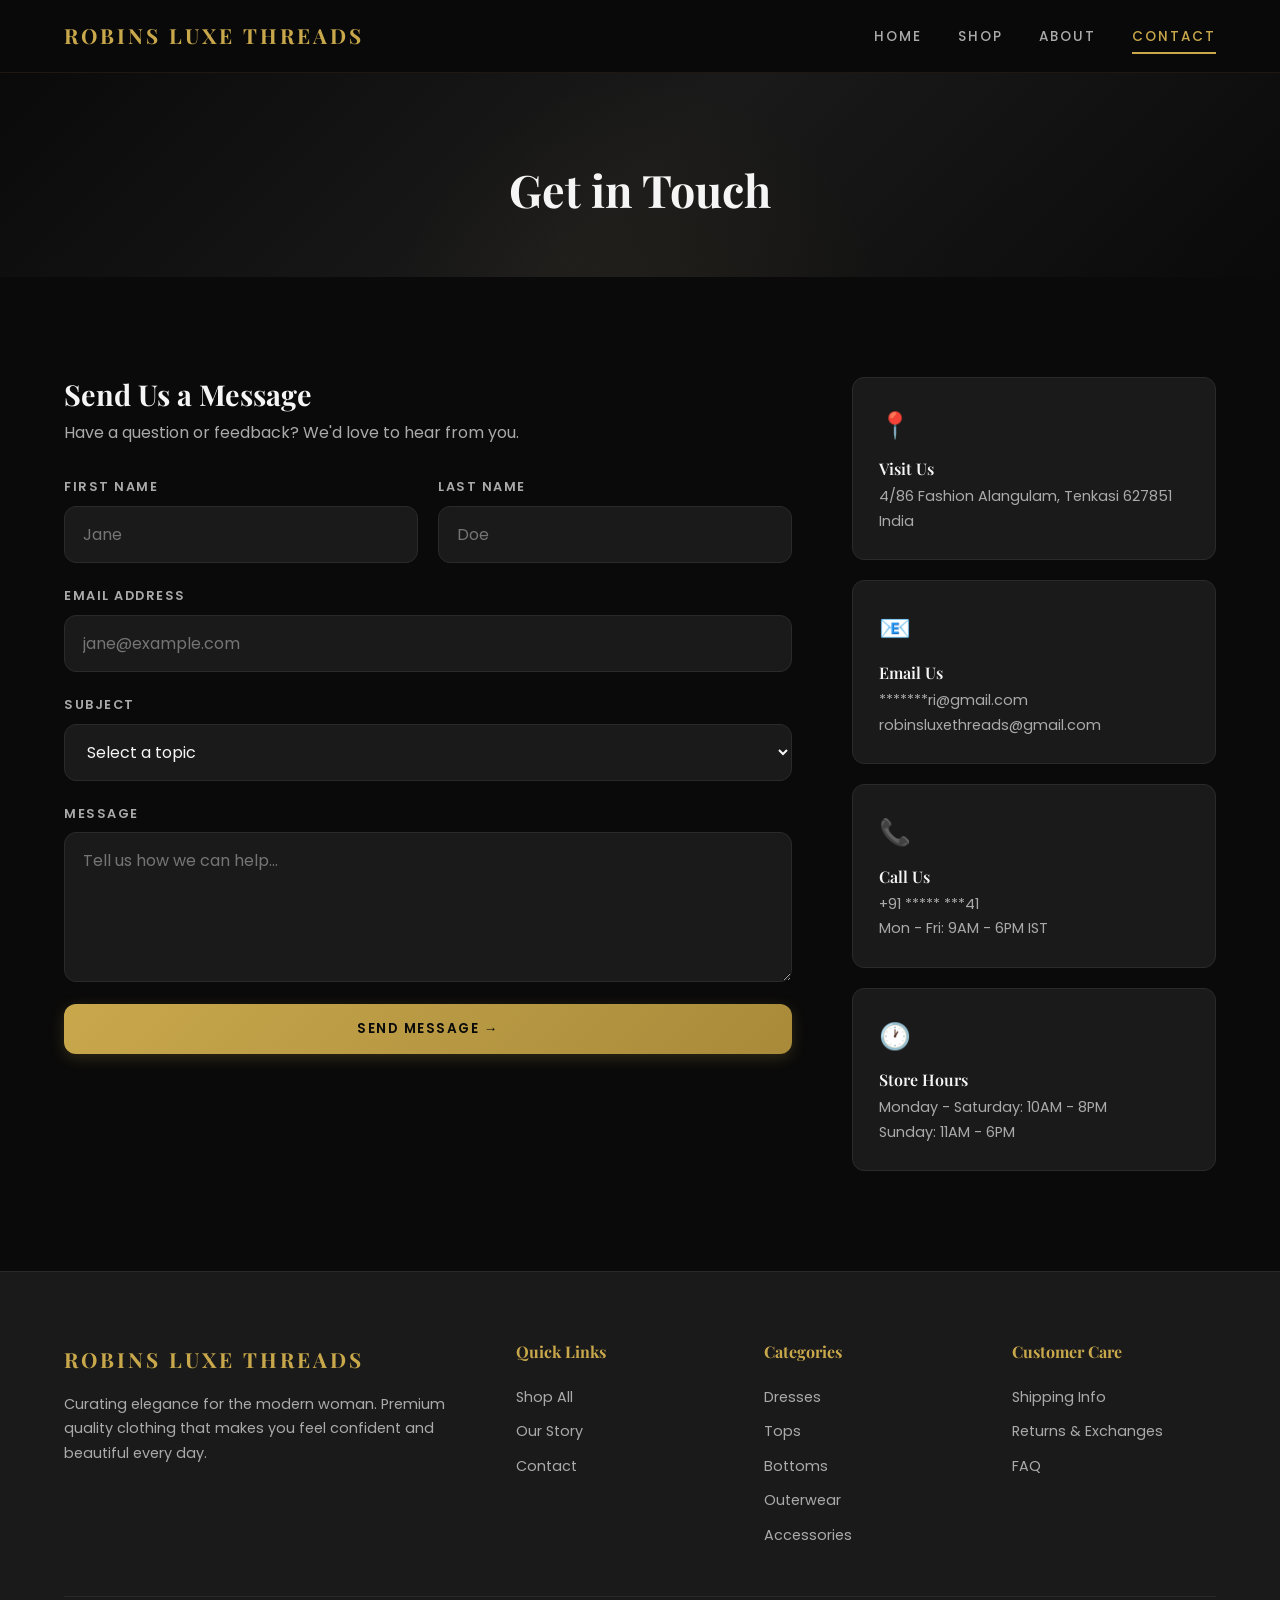
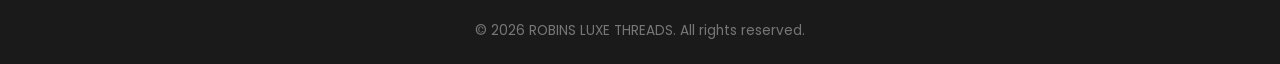
<file: contact.html>
<!DOCTYPE html>
<html lang="en">
<head>
  <meta charset="UTF-8">
  <meta name="viewport" content="width=device-width, initial-scale=1.0">
  <title>Contact - Robins Luxe Threads</title>
  <link href="https://fonts.googleapis.com/css2?family=Playfair+Display:wght@400;700&family=Poppins:wght@300;400;500;600;700&display=swap" rel="stylesheet">
  <link rel="stylesheet" href="css/style.css">
</head>
<body>

  <nav class="navbar">
    <div class="container">
      <a href="index.html" class="navbar__logo"></a>
      <ul class="navbar__links" id="navLinks"></ul>
      <div class="navbar__toggle" id="navToggle" onclick="toggleNav()">
        <span></span><span></span><span></span>
      </div>
    </div>
  </nav>

  <div class="page-banner">
    <h1 class="page-banner__title" id="contactTitle"></h1>
  </div>

  <section class="section">
    <div class="container">
      <div class="contact-layout fade-in">
        <div>
          <h2 style="font-family:'Playfair Display',serif;font-size:1.8rem;margin-bottom:8px;" id="formTitle"></h2>
          <p style="color:var(--text-secondary);margin-bottom:30px;" id="formDesc"></p>
          <form class="contact-form" onsubmit="submitContact(event)">
            <div style="display:grid;grid-template-columns:1fr 1fr;gap:20px;">
              <div class="form-group">
                <label>First Name</label>
                <input type="text" id="cfFirstName" placeholder="Jane" required>
              </div>
              <div class="form-group">
                <label>Last Name</label>
                <input type="text" id="cfLastName" placeholder="Doe" required>
              </div>
            </div>
            <div class="form-group">
              <label>Email Address</label>
              <input type="email" id="cfEmail" placeholder="jane@example.com" required>
            </div>
            <div class="form-group">
              <label>Subject</label>
              <select id="cfSubject" required></select>
            </div>
            <div class="form-group">
              <label>Message</label>
              <textarea id="cfMessage" placeholder="Tell us how we can help..." required></textarea>
            </div>
            <button type="submit" class="btn btn--primary" id="cfSubmitBtn"></button>
          </form>
        </div>

        <div class="contact-info" id="contactCards"></div>
      </div>
    </div>
  </section>

  <footer class="footer">
    <div class="container">
      <div class="footer__grid">
        <div>
          <a href="index.html" class="navbar__logo"></a>
          <p class="footer__brand-desc"></p>
        </div>
        <div>
          <h4 class="footer__title">Quick Links</h4>
          <div class="footer__links" id="footerQuickLinks"></div>
        </div>
        <div>
          <h4 class="footer__title">Categories</h4>
          <div class="footer__links" id="footerCategories"></div>
        </div>
        <div>
          <h4 class="footer__title">Customer Care</h4>
          <div class="footer__links" id="footerCustomerCare"></div>
        </div>
      </div>
      <div class="footer__bottom"></div>
    </div>
  </footer>

  <div class="toast" id="toast"></div>
  <script src="js/main.js"></script>
  <script>
    function submitContact(e) {
      e.preventDefault();

      const formAction = cfg('googleForms.contact.formAction', '');
      const fieldMap = cfg('googleForms.contact.fields', {});

      if (!formAction || !fieldMap.firstName) {
        showToast('Contact form not configured yet.');
        return;
      }

      const btn = document.getElementById('cfSubmitBtn');
      const origText = btn.textContent;
      btn.textContent = 'SENDING...';
      btn.style.pointerEvents = 'none';

      let iframe = document.getElementById('cf-iframe');
      if (!iframe) {
        iframe = document.createElement('iframe');
        iframe.id = 'cf-iframe';
        iframe.name = 'cf-iframe';
        iframe.style.display = 'none';
        document.body.appendChild(iframe);
      }

      const form = document.createElement('form');
      form.method = 'POST';
      form.action = formAction;
      form.target = 'cf-iframe';

      const fields = {};
      fields[fieldMap.firstName] = document.getElementById('cfFirstName').value;
      fields[fieldMap.lastName] = document.getElementById('cfLastName').value;
      fields[fieldMap.email] = document.getElementById('cfEmail').value;
      fields[fieldMap.subject] = document.getElementById('cfSubject').value;
      fields[fieldMap.message] = document.getElementById('cfMessage').value;

      Object.entries(fields).forEach(([name, value]) => {
        const input = document.createElement('input');
        input.type = 'hidden';
        input.name = name;
        input.value = value;
        form.appendChild(input);
      });

      document.body.appendChild(form);
      form.submit();
      document.body.removeChild(form);

      setTimeout(() => {
        showToast('Message sent successfully!');
        e.target.reset();
        btn.textContent = 'SENT ✓';
        setTimeout(() => {
          btn.textContent = origText;
          btn.style.pointerEvents = 'auto';
        }, 3000);
      }, 1000);
    }

    document.addEventListener('DOMContentLoaded', () => {
      loadConfig().then(() => {
        renderNav();

        // UI labels
        document.getElementById('contactTitle').textContent = cfg('ui.contactPage.title', 'Get in Touch');
        document.getElementById('formTitle').textContent = cfg('ui.contactPage.formTitle', 'Send Us a Message');
        document.getElementById('formDesc').textContent = cfg('ui.contactPage.formDesc', 'Have a question or feedback?');
        document.getElementById('cfSubmitBtn').textContent = cfg('ui.contactPage.sendBtn', 'Send Message →');

        // Subject dropdown from config
        const subjects = cfg('ui.contactPage.subjects', ['Order Inquiry', 'Shipping & Delivery', 'Returns & Exchanges', 'Product Question', 'General Feedback']);
        document.getElementById('cfSubject').innerHTML = '<option value="">Select a topic</option>' + subjects.map(s => `<option>${s}</option>`).join('');

        // Contact cards
        const cards = document.getElementById('contactCards');
        const address = cfg('contact.address', '').replace(/\n/g, '<br>');
        const email = cfg('contact.email', '');
        const supportEmail = cfg('contact.supportEmail', '');
        const phone = cfg('contact.phone', '');
        const phoneHours = cfg('contact.phoneHours', '');
        const storeHours = cfg('contact.storeHours', '').replace(/\n/g, '<br>');

        cards.innerHTML = `
          <div class="contact-info__card">
            <div class="contact-info__card-icon">📍</div>
            <h3 class="contact-info__card-title">Visit Us</h3>
            <p class="contact-info__card-text">${address}</p>
          </div>
          <div class="contact-info__card">
            <div class="contact-info__card-icon">📧</div>
            <h3 class="contact-info__card-title">Email Us</h3>
            <p class="contact-info__card-text">${email}${supportEmail ? '<br>' + supportEmail : ''}</p>
          </div>
          <div class="contact-info__card">
            <div class="contact-info__card-icon">📞</div>
            <h3 class="contact-info__card-title">Call Us</h3>
            <p class="contact-info__card-text">${phone}<br>${phoneHours}</p>
          </div>
          <div class="contact-info__card">
            <div class="contact-info__card-icon">🕐</div>
            <h3 class="contact-info__card-title">Store Hours</h3>
            <p class="contact-info__card-text">${storeHours}</p>
          </div>
        `;

        renderFooter();
        applyBranding();
      });
    });
  </script>
</body>
</html>
</file>
<file: css/style.css>
/* ===== RESET & BASE ===== */
*, *::before, *::after { margin: 0; padding: 0; box-sizing: border-box; }

:root {
  --bg-primary: #0a0a0a;
  --bg-card: #1a1a1a;
  --bg-card-hover: #222222;
  --gold: #c9a84c;
  --gold-light: #d4b96a;
  --gold-dark: #a88a3a;
  --text-primary: #f5f5f5;
  --text-secondary: #aaaaaa;
  --text-muted: #777777;
  --border: #2a2a2a;
  --danger: #e74c3c;
  --success: #2ecc71;
  --radius: 12px;
  --shadow: 0 8px 32px rgba(0,0,0,0.4);
  --shadow-gold: 0 8px 30px rgba(201,168,76,0.2);
  --transition: all 0.3s cubic-bezier(0.4, 0, 0.2, 1);
}

html { scroll-behavior: smooth; font-size: 16px; }

body {
  font-family: 'Poppins', sans-serif;
  background: var(--bg-primary);
  color: var(--text-primary);
  line-height: 1.7;
  min-height: 100vh;
  display: flex;
  flex-direction: column;
  overflow-x: hidden;
}

a { text-decoration: none; color: inherit; transition: var(--transition); }
ul { list-style: none; }
img { max-width: 100%; display: block; }
button, input, textarea, select {
  font-family: inherit;
  font-size: inherit;
  border: none;
  outline: none;
  background: none;
  color: inherit;
}
button { cursor: pointer; }

h1, h2, h3, h4 { font-family: 'Playfair Display', serif; font-weight: 700; line-height: 1.2; }

.container { max-width: 1200px; margin: 0 auto; padding: 0 24px; }

/* ===== SCROLL ANIMATIONS ===== */
.animate-ready .fade-in {
  opacity: 0;
  transform: translateY(30px);
  transition: opacity 0.8s cubic-bezier(0.4, 0, 0.2, 1), transform 0.8s cubic-bezier(0.4, 0, 0.2, 1);
}

.animate-ready .fade-in.visible {
  opacity: 1;
  transform: translateY(0);
}

.animate-ready .fade-in-left {
  opacity: 0;
  transform: translateX(-40px);
  transition: opacity 0.8s ease, transform 0.8s ease;
}

.animate-ready .fade-in-left.visible {
  opacity: 1;
  transform: translateX(0);
}

.animate-ready .fade-in-right {
  opacity: 0;
  transform: translateX(40px);
  transition: opacity 0.8s ease, transform 0.8s ease;
}

.animate-ready .fade-in-right.visible {
  opacity: 1;
  transform: translateX(0);
}

.animate-ready .scale-in {
  opacity: 0;
  transform: scale(0.9);
  transition: opacity 0.6s ease, transform 0.6s ease;
}

.animate-ready .scale-in.visible {
  opacity: 1;
  transform: scale(1);
}

/* Staggered children */
.animate-ready .stagger-children > * {
  opacity: 0;
  transform: translateY(20px);
  transition: opacity 0.5s ease, transform 0.5s ease;
}

.animate-ready .stagger-children.visible > *:nth-child(1) { transition-delay: 0s; }
.animate-ready .stagger-children.visible > *:nth-child(2) { transition-delay: 0.1s; }
.animate-ready .stagger-children.visible > *:nth-child(3) { transition-delay: 0.2s; }
.animate-ready .stagger-children.visible > *:nth-child(4) { transition-delay: 0.3s; }
.animate-ready .stagger-children.visible > *:nth-child(5) { transition-delay: 0.4s; }

.animate-ready .stagger-children.visible > * {
  opacity: 1;
  transform: translateY(0);
}

/* ===== NAVBAR ===== */
.navbar {
  position: sticky;
  top: 0;
  z-index: 1000;
  background: rgba(10, 10, 10, 0.85);
  backdrop-filter: blur(20px);
  -webkit-backdrop-filter: blur(20px);
  border-bottom: 1px solid rgba(201,168,76,0.1);
  padding: 0 20px;
  transition: var(--transition);
}

.navbar.scrolled {
  background: rgba(10, 10, 10, 0.98);
  box-shadow: 0 4px 30px rgba(0,0,0,0.5);
}

.navbar .container {
  display: flex;
  align-items: center;
  justify-content: space-between;
  height: 72px;
}

.navbar__logo {
  font-family: 'Playfair Display', serif;
  font-size: 1.3rem;
  font-weight: 700;
  color: var(--gold);
  letter-spacing: 3px;
  white-space: nowrap;
  transition: var(--transition);
}

.navbar__logo:hover {
  text-shadow: 0 0 20px rgba(201,168,76,0.4);
}

.navbar__links {
  display: flex;
  gap: 36px;
  align-items: center;
}

.navbar__links a {
  font-size: 0.85rem;
  font-weight: 500;
  text-transform: uppercase;
  letter-spacing: 2px;
  color: var(--text-secondary);
  position: relative;
  padding: 4px 0;
}

.navbar__links a::after {
  content: '';
  position: absolute;
  bottom: -4px;
  left: 50%;
  width: 0;
  height: 2px;
  background: var(--gold);
  transition: all 0.4s cubic-bezier(0.4, 0, 0.2, 1);
  transform: translateX(-50%);
}

.navbar__links a:hover,
.navbar__links a.active {
  color: var(--gold);
}

.navbar__links a:hover::after,
.navbar__links a.active::after {
  width: 100%;
}

.navbar__toggle {
  display: none;
  flex-direction: column;
  gap: 6px;
  cursor: pointer;
  padding: 4px;
}

.navbar__toggle span {
  width: 24px;
  height: 2px;
  background: var(--text-primary);
  transition: var(--transition);
  border-radius: 2px;
}

/* ===== HERO ===== */
.hero {
  min-height: 92vh;
  display: flex;
  align-items: center;
  justify-content: center;
  text-align: center;
  position: relative;
  background: linear-gradient(135deg, #0a0a0a 0%, #141414 50%, #0a0a0a 100%);
  overflow: hidden;
}

.hero::before {
  content: '';
  position: absolute;
  top: -50%;
  left: -50%;
  width: 200%;
  height: 200%;
  background: radial-gradient(ellipse at center, rgba(201,168,76,0.1) 0%, transparent 55%);
  animation: heroGlow 10s ease-in-out infinite alternate;
}

.hero::after {
  content: '';
  position: absolute;
  bottom: 0;
  left: 0;
  right: 0;
  height: 200px;
  background: linear-gradient(to top, var(--bg-primary), transparent);
  z-index: 1;
}

@keyframes heroGlow {
  0% { transform: translate(-5%, -5%) scale(1); opacity: 0.6; }
  50% { opacity: 1; }
  100% { transform: translate(5%, 5%) scale(1.15); opacity: 0.6; }
}

.hero__content {
  position: relative;
  z-index: 2;
  max-width: 750px;
  padding: 40px 20px;
  animation: heroFadeIn 1.2s ease forwards;
}

@keyframes heroFadeIn {
  from { opacity: 0; transform: translateY(40px); }
  to { opacity: 1; transform: translateY(0); }
}

.hero__subtitle {
  text-transform: uppercase;
  letter-spacing: 8px;
  font-size: 0.8rem;
  color: var(--gold);
  margin-bottom: 24px;
  font-weight: 500;
  animation: heroFadeIn 1s ease 0.2s both;
}

.hero__title {
  font-size: clamp(2.8rem, 7vw, 5rem);
  margin-bottom: 28px;
  background: linear-gradient(135deg, var(--text-primary) 0%, var(--gold) 50%, var(--text-primary) 100%);
  background-size: 200% auto;
  -webkit-background-clip: text;
  -webkit-text-fill-color: transparent;
  background-clip: text;
  animation: heroFadeIn 1s ease 0.4s both, shimmer 4s linear infinite;
  line-height: 1.15;
}

@keyframes shimmer {
  0% { background-position: 0% center; }
  100% { background-position: 200% center; }
}

.hero__desc {
  font-size: 1.1rem;
  color: var(--text-secondary);
  margin-bottom: 44px;
  max-width: 520px;
  margin-left: auto;
  margin-right: auto;
  line-height: 1.8;
  animation: heroFadeIn 1s ease 0.6s both;
}

/* ===== BUTTONS ===== */
.btn {
  display: inline-flex;
  align-items: center;
  justify-content: center;
  gap: 8px;
  padding: 15px 38px;
  border-radius: var(--radius);
  font-weight: 600;
  font-size: 0.85rem;
  letter-spacing: 1.5px;
  text-transform: uppercase;
  transition: all 0.4s cubic-bezier(0.4, 0, 0.2, 1);
  position: relative;
  overflow: hidden;
}

.btn::before {
  content: '';
  position: absolute;
  inset: 0;
  background: linear-gradient(135deg, rgba(255,255,255,0.1), transparent);
  opacity: 0;
  transition: opacity 0.3s ease;
}

.btn:hover::before { opacity: 1; }

.btn--primary {
  background: linear-gradient(135deg, var(--gold), var(--gold-dark));
  color: var(--bg-primary);
  box-shadow: 0 4px 15px rgba(201,168,76,0.2);
}

.btn--primary:hover {
  transform: translateY(-3px);
  box-shadow: 0 12px 35px rgba(201,168,76,0.35);
}

.btn--outline {
  border: 2px solid var(--gold);
  color: var(--gold);
}

.btn--outline:hover {
  background: var(--gold);
  color: var(--bg-primary);
  transform: translateY(-3px);
  box-shadow: var(--shadow-gold);
}

.btn--small {
  padding: 10px 24px;
  font-size: 0.8rem;
}

.btn--full { width: 100%; }

.btn--danger {
  background: var(--danger);
  color: #fff;
}

.btn--danger:hover { background: #c0392b; transform: translateY(-2px); }

.btn--whatsapp {
  background: linear-gradient(135deg, #25D366, #128C7E);
  color: #fff;
  box-shadow: 0 4px 15px rgba(37,211,102,0.2);
}

.btn--whatsapp:hover {
  transform: translateY(-3px);
  box-shadow: 0 12px 35px rgba(37,211,102,0.35);
}

/* Pulse animation for CTA buttons on product page */
.product-info__actions .btn--whatsapp {
  animation: subtlePulse 3s ease-in-out infinite;
}

@keyframes subtlePulse {
  0%, 100% { box-shadow: 0 4px 15px rgba(37,211,102,0.2); }
  50% { box-shadow: 0 4px 25px rgba(37,211,102,0.4); }
}

/* ===== SECTIONS ===== */
.section {
  padding: 100px 0;
}

.section__header {
  text-align: center;
  margin-bottom: 60px;
}

.section__title {
  font-size: clamp(1.8rem, 4vw, 2.5rem);
  margin-bottom: 14px;
}

.section__subtitle {
  color: var(--text-secondary);
  font-size: 1.05rem;
  letter-spacing: 0.5px;
}

.section__divider {
  width: 50px;
  height: 3px;
  background: linear-gradient(90deg, transparent, var(--gold), transparent);
  margin: 20px auto 0;
  border-radius: 2px;
}

/* ===== CATEGORIES GRID ===== */
.categories { display: grid; grid-template-columns: repeat(auto-fit, minmax(220px, 1fr)); gap: 20px; }

.category-card {
  position: relative;
  height: 320px;
  border-radius: var(--radius);
  overflow: hidden;
  cursor: pointer;
  background: var(--bg-card);
}

.category-card > div:last-child {
  transition: transform 0.6s cubic-bezier(0.4, 0, 0.2, 1);
}

.category-card:hover > div:last-child {
  transform: scale(1.1);
}

.category-card__overlay {
  position: absolute;
  inset: 0;
  background: linear-gradient(to top, rgba(0,0,0,0.85) 0%, rgba(0,0,0,0.2) 40%, transparent 60%);
  display: flex;
  align-items: flex-end;
  padding: 28px;
  z-index: 1;
  transition: var(--transition);
}

.category-card:hover .category-card__overlay {
  background: linear-gradient(to top, rgba(0,0,0,0.9) 0%, rgba(201,168,76,0.1) 50%, transparent 70%);
}

.category-card__name {
  font-family: 'Playfair Display', serif;
  font-size: 1.4rem;
  color: var(--text-primary);
  transition: var(--transition);
}

.category-card:hover .category-card__name {
  color: var(--gold);
  transform: translateY(-4px);
}

/* ===== PRODUCT GRID ===== */
.products-grid {
  display: grid;
  grid-template-columns: repeat(auto-fill, minmax(270px, 1fr));
  gap: 28px;
}

.product-card {
  background: var(--bg-card);
  border-radius: var(--radius);
  overflow: hidden;
  transition: all 0.4s cubic-bezier(0.4, 0, 0.2, 1);
  border: 1px solid var(--border);
}

.product-card:hover {
  transform: translateY(-8px);
  border-color: rgba(201,168,76,0.3);
  box-shadow: 0 20px 50px rgba(0,0,0,0.4), 0 0 0 1px rgba(201,168,76,0.1);
}

.product-card__image {
  position: relative;
  height: 340px;
  overflow: hidden;
  background: #111;
}

.product-card__image > div {
  transition: transform 0.6s cubic-bezier(0.4, 0, 0.2, 1);
}

.product-card:hover .product-card__image > div { transform: scale(1.08); }

.product-card__image img {
  width: 100%;
  height: 100%;
  object-fit: cover;
  transition: transform 0.6s cubic-bezier(0.4, 0, 0.2, 1);
}

.product-card:hover .product-card__image img { transform: scale(1.08); }

.product-card__badge {
  position: absolute;
  top: 14px;
  left: 14px;
  background: linear-gradient(135deg, var(--gold), var(--gold-dark));
  color: var(--bg-primary);
  font-size: 0.7rem;
  font-weight: 700;
  padding: 5px 14px;
  border-radius: 20px;
  text-transform: uppercase;
  letter-spacing: 1.5px;
  z-index: 2;
}

.product-card__info { padding: 20px; }

.product-card__category {
  font-size: 0.72rem;
  color: var(--gold);
  text-transform: uppercase;
  letter-spacing: 1.5px;
  margin-bottom: 8px;
  font-weight: 500;
}

.product-card__name {
  font-family: 'Playfair Display', serif;
  font-size: 1.15rem;
  margin-bottom: 10px;
  transition: var(--transition);
}

.product-card:hover .product-card__name { color: var(--gold-light); }

.product-card__price { display: flex; align-items: center; gap: 10px; }

.product-card__price--current {
  font-size: 1.15rem;
  font-weight: 700;
  color: var(--gold);
}

.product-card__price--old {
  font-size: 0.85rem;
  color: var(--text-muted);
  text-decoration: line-through;
}

/* ===== FEATURES STRIP ===== */
.features {
  display: grid;
  grid-template-columns: repeat(auto-fit, minmax(200px, 1fr));
  gap: 30px;
  padding: 60px 0;
  border-top: 1px solid var(--border);
  border-bottom: 1px solid var(--border);
}

.feature {
  text-align: center;
  padding: 24px;
  transition: var(--transition);
  border-radius: var(--radius);
}

.feature:hover {
  background: var(--bg-card);
  transform: translateY(-4px);
}

.feature__icon {
  font-size: 2.2rem;
  color: var(--gold);
  margin-bottom: 14px;
}

.feature__title {
  font-size: 1rem;
  font-weight: 600;
  margin-bottom: 8px;
}

.feature__desc {
  font-size: 0.85rem;
  color: var(--text-secondary);
  line-height: 1.6;
}

/* ===== NEWSLETTER ===== */
.newsletter {
  text-align: center;
  padding: 90px 24px;
  background: linear-gradient(135deg, var(--bg-card) 0%, rgba(201,168,76,0.05) 50%, var(--bg-primary) 100%);
  border-radius: var(--radius);
  border: 1px solid rgba(201,168,76,0.1);
}

.newsletter__title { font-size: clamp(1.6rem, 4vw, 2.2rem); margin-bottom: 14px; }

.newsletter__desc {
  color: var(--text-secondary);
  margin-bottom: 36px;
  max-width: 500px;
  margin-left: auto;
  margin-right: auto;
  font-size: 1rem;
}

.newsletter__form {
  display: flex;
  max-width: 480px;
  margin: 0 auto;
  gap: 12px;
}

.newsletter__input {
  flex: 1;
  padding: 16px 22px;
  background: var(--bg-primary);
  border: 1px solid var(--border);
  border-radius: var(--radius);
  color: var(--text-primary);
  transition: var(--transition);
}

.newsletter__input::placeholder { color: var(--text-muted); }

.newsletter__input:focus {
  border-color: var(--gold);
  box-shadow: 0 0 0 3px rgba(201,168,76,0.15);
}

/* ===== SHOP PAGE ===== */
.shop-layout {
  display: grid;
  grid-template-columns: 260px 1fr;
  gap: 36px;
  align-items: start;
}

.shop-sidebar {
  background: var(--bg-card);
  border-radius: var(--radius);
  padding: 28px;
  border: 1px solid var(--border);
  position: sticky;
  top: 92px;
}

.filter-group { margin-bottom: 24px; border-bottom: 1px solid var(--border); padding-bottom: 20px; }

.filter-group:last-of-type { border-bottom: none; }

.filter-group__title {
  font-family: 'Playfair Display', serif;
  font-size: 1rem;
  margin-bottom: 14px;
  color: var(--gold);
  cursor: pointer;
  display: flex;
  justify-content: space-between;
  align-items: center;
  user-select: none;
  transition: var(--transition);
}

.filter-group__title:hover { color: var(--gold-light); }

.filter-arrow {
  font-size: 0.7rem;
  transition: transform 0.3s ease;
}

.filter-group.collapsed .filter-arrow {
  transform: rotate(-90deg);
}

.filter-group__body {
  max-height: 500px;
  overflow: hidden;
  transition: max-height 0.3s ease, opacity 0.3s ease;
  opacity: 1;
}

.filter-group.collapsed .filter-group__body {
  max-height: 0;
  opacity: 0;
  margin-top: 0;
}

.filter-group.collapsed .filter-group__title {
  margin-bottom: 0;
}

.filter-group label {
  display: flex;
  align-items: center;
  gap: 10px;
  padding: 8px 0;
  font-size: 0.9rem;
  color: var(--text-secondary);
  cursor: pointer;
  transition: var(--transition);
  border-radius: 4px;
}

.filter-group label:hover { color: var(--text-primary); }

.filter-group input[type="checkbox"] {
  accent-color: var(--gold);
  width: 17px;
  height: 17px;
}

.filter-group select {
  width: 100%;
  padding: 12px 14px;
  background: var(--bg-primary);
  border: 1px solid var(--border);
  border-radius: var(--radius);
  color: var(--text-primary);
  transition: var(--transition);
}

.filter-group select:focus {
  border-color: var(--gold);
}

.shop-header {
  display: flex;
  justify-content: space-between;
  align-items: center;
  margin-bottom: 28px;
}

.shop-header__count { color: var(--text-secondary); font-size: 0.9rem; }

.shop-header__sort select {
  padding: 10px 14px;
  background: var(--bg-card);
  border: 1px solid var(--border);
  border-radius: var(--radius);
  color: var(--text-primary);
}

/* ===== PRODUCT DETAIL ===== */
.product-detail {
  display: grid;
  grid-template-columns: 1fr 1fr;
  gap: 60px;
  align-items: start;
}

.product-gallery { border-radius: var(--radius); overflow: hidden; }

.product-gallery__main {
  width: 100%;
  height: 560px;
  background: var(--bg-card);
  border-radius: var(--radius);
  overflow: hidden;
  transition: var(--transition);
}

.product-gallery__main img {
  width: 100%;
  height: 100%;
  object-fit: cover;
  transition: transform 0.5s ease;
}

.product-gallery__main:hover img { transform: scale(1.03); }

.product-gallery__thumbs {
  display: flex;
  gap: 12px;
  margin-top: 14px;
}

.product-gallery__thumb {
  width: 80px;
  height: 80px;
  border-radius: 8px;
  overflow: hidden;
  cursor: pointer;
  border: 2px solid transparent;
  transition: var(--transition);
  opacity: 0.6;
}

.product-gallery__thumb.active,
.product-gallery__thumb:hover {
  border-color: var(--gold);
  opacity: 1;
}

.product-gallery__thumb img { width: 100%; height: 100%; object-fit: cover; }

.product-info__category {
  color: var(--gold);
  font-size: 0.78rem;
  text-transform: uppercase;
  letter-spacing: 3px;
  margin-bottom: 10px;
  font-weight: 500;
}

.product-info__title {
  font-size: clamp(1.8rem, 4vw, 2.4rem);
  margin-bottom: 18px;
}

.product-info__price {
  display: flex;
  align-items: center;
  gap: 14px;
  margin-bottom: 24px;
}

.product-info__price--current {
  font-size: 2rem;
  font-weight: 700;
  color: var(--gold);
}

.product-info__price--old {
  font-size: 1.1rem;
  color: var(--text-muted);
  text-decoration: line-through;
}

.product-info__desc {
  color: var(--text-secondary);
  margin-bottom: 32px;
  line-height: 1.9;
  font-size: 0.95rem;
}

.product-info__sizes { margin-bottom: 28px; }

.product-info__sizes-title {
  font-size: 0.88rem;
  font-weight: 600;
  margin-bottom: 12px;
  letter-spacing: 0.5px;
}

.size-options { display: flex; gap: 10px; flex-wrap: wrap; }

.size-option {
  width: 48px;
  height: 48px;
  border: 2px solid var(--border);
  border-radius: 8px;
  display: flex;
  align-items: center;
  justify-content: center;
  font-size: 0.85rem;
  font-weight: 600;
  cursor: pointer;
  transition: all 0.3s cubic-bezier(0.4, 0, 0.2, 1);
}

.size-option:hover {
  border-color: var(--gold);
  color: var(--gold);
  transform: scale(1.08);
}

.size-option.active {
  border-color: var(--gold);
  background: var(--gold);
  color: var(--bg-primary);
  transform: scale(1.08);
  box-shadow: 0 4px 12px rgba(201,168,76,0.3);
}

.product-info__actions { display: flex; gap: 14px; margin-bottom: 32px; flex-wrap: wrap; }

/* ===== PRODUCT SHARE ===== */
.product-share {
  margin-bottom: 28px;
  padding-bottom: 24px;
  border-bottom: 1px solid var(--border);
}

.product-share__title {
  font-size: 0.78rem;
  font-weight: 600;
  margin-bottom: 14px;
  color: var(--text-muted);
  text-transform: uppercase;
  letter-spacing: 2px;
}

.product-share__buttons {
  display: flex;
  gap: 12px;
}

.share-btn {
  width: 48px;
  height: 48px;
  border-radius: 50%;
  display: flex;
  align-items: center;
  justify-content: center;
  cursor: pointer;
  transition: all 0.4s cubic-bezier(0.4, 0, 0.2, 1);
  border: 1px solid var(--border);
  background: var(--bg-primary);
  color: var(--text-muted);
}

.share-btn:hover {
  transform: translateY(-4px) scale(1.1);
  box-shadow: 0 8px 25px rgba(0,0,0,0.3);
}

.share-btn--whatsapp:hover {
  background: #25D366;
  color: #fff;
  border-color: #25D366;
  box-shadow: 0 8px 25px rgba(37,211,102,0.35);
}

.share-btn--facebook:hover {
  background: #1877F2;
  color: #fff;
  border-color: #1877F2;
  box-shadow: 0 8px 25px rgba(24,119,242,0.35);
}

.share-btn--twitter:hover {
  background: #000;
  color: #fff;
  border-color: #333;
  box-shadow: 0 8px 25px rgba(0,0,0,0.5);
}

.share-btn--copy:hover {
  background: var(--gold);
  color: var(--bg-primary);
  border-color: var(--gold);
  box-shadow: 0 8px 25px rgba(201,168,76,0.35);
}

.product-info__meta {
  border-top: 1px solid var(--border);
  padding-top: 24px;
}

.product-info__meta p {
  font-size: 0.85rem;
  color: var(--text-secondary);
  margin-bottom: 8px;
}

.product-info__meta span { color: var(--text-primary); }

/* ===== ABOUT PAGE ===== */
.about-hero {
  text-align: center;
  padding: 110px 20px 70px;
  background: linear-gradient(135deg, var(--bg-primary), var(--bg-card), var(--bg-primary));
  position: relative;
  overflow: hidden;
}

.about-hero::before {
  content: '';
  position: absolute;
  top: 0;
  left: 50%;
  transform: translateX(-50%);
  width: 600px;
  height: 600px;
  background: radial-gradient(circle, rgba(201,168,76,0.06) 0%, transparent 70%);
}

.about-hero__title { font-size: clamp(2.5rem, 6vw, 3.5rem); margin-bottom: 18px; position: relative; }

.about-hero__desc {
  color: var(--text-secondary);
  max-width: 600px;
  margin: 0 auto;
  font-size: 1.1rem;
  line-height: 1.8;
  position: relative;
}

.about-content {
  display: grid;
  grid-template-columns: 1fr 1fr;
  gap: 70px;
  align-items: center;
}

.about-content__text h3 {
  font-size: 1.6rem;
  color: var(--gold);
  margin-bottom: 18px;
}

.about-content__text p {
  color: var(--text-secondary);
  margin-bottom: 18px;
  line-height: 1.9;
}

.about-content__image {
  height: 420px;
  background: linear-gradient(135deg, var(--bg-card), rgba(201,168,76,0.05));
  border-radius: var(--radius);
  overflow: hidden;
  display: flex;
  align-items: center;
  justify-content: center;
  font-size: 4rem;
  border: 1px solid var(--border);
}

.about-values {
  display: grid;
  grid-template-columns: repeat(auto-fit, minmax(250px, 1fr));
  gap: 24px;
}

.about-value {
  text-align: center;
  padding: 44px 28px;
  background: var(--bg-card);
  border-radius: var(--radius);
  border: 1px solid var(--border);
  transition: all 0.4s cubic-bezier(0.4, 0, 0.2, 1);
}

.about-value:hover {
  border-color: var(--gold);
  transform: translateY(-8px);
  box-shadow: var(--shadow-gold);
}

.about-value__icon { font-size: 2.8rem; margin-bottom: 18px; }

.about-value__title {
  font-family: 'Playfair Display', serif;
  font-size: 1.25rem;
  margin-bottom: 10px;
}

.about-value__desc { font-size: 0.9rem; color: var(--text-secondary); line-height: 1.7; }

/* ===== CONTACT PAGE ===== */
.contact-layout {
  display: grid;
  grid-template-columns: 1fr 1fr;
  gap: 60px;
}

.contact-form { display: flex; flex-direction: column; gap: 22px; }

.form-group { display: flex; flex-direction: column; gap: 8px; }

.form-group label {
  font-size: 0.8rem;
  font-weight: 600;
  color: var(--text-secondary);
  text-transform: uppercase;
  letter-spacing: 1.5px;
}

.form-group input,
.form-group textarea,
.form-group select {
  padding: 15px 18px;
  background: var(--bg-card);
  border: 1px solid var(--border);
  border-radius: var(--radius);
  color: var(--text-primary);
  transition: var(--transition);
}

.form-group input:focus,
.form-group textarea:focus,
.form-group select:focus {
  border-color: var(--gold);
  box-shadow: 0 0 0 3px rgba(201,168,76,0.12);
}

.form-group textarea { resize: vertical; min-height: 150px; }

.contact-info { display: flex; flex-direction: column; gap: 20px; }

.contact-info__card {
  background: var(--bg-card);
  border-radius: var(--radius);
  padding: 26px;
  border: 1px solid var(--border);
  transition: var(--transition);
}

.contact-info__card:hover {
  border-color: rgba(201,168,76,0.3);
  transform: translateX(4px);
}

.contact-info__card-icon {
  font-size: 1.6rem;
  margin-bottom: 12px;
}

.contact-info__card-title {
  font-weight: 600;
  margin-bottom: 6px;
  font-size: 1rem;
}

.contact-info__card-text {
  color: var(--text-secondary);
  font-size: 0.9rem;
  line-height: 1.7;
}

/* ===== PAGE BANNER ===== */
.page-banner {
  text-align: center;
  padding: 90px 20px 50px;
  background: linear-gradient(135deg, var(--bg-primary), var(--bg-card), var(--bg-primary));
  position: relative;
  overflow: hidden;
}

.page-banner::before {
  content: '';
  position: absolute;
  top: 0;
  left: 50%;
  transform: translateX(-50%);
  width: 500px;
  height: 500px;
  background: radial-gradient(circle, rgba(201,168,76,0.05) 0%, transparent 70%);
}

.page-banner__title {
  font-size: clamp(2rem, 5vw, 2.8rem);
  margin-bottom: 10px;
  position: relative;
}

.page-banner__breadcrumb {
  color: var(--text-muted);
  font-size: 0.85rem;
  position: relative;
}

.page-banner__breadcrumb a:hover { color: var(--gold); }

.page-banner__breadcrumb span { color: var(--gold); }

/* ===== FOOTER ===== */
.footer {
  margin-top: auto;
  background: var(--bg-card);
  border-top: 1px solid var(--border);
  padding: 70px 0 0;
}

.footer__grid {
  display: grid;
  grid-template-columns: 2fr 1fr 1fr 1fr;
  gap: 44px;
  padding-bottom: 44px;
}

.footer__brand-desc {
  color: var(--text-secondary);
  font-size: 0.9rem;
  margin-top: 14px;
  line-height: 1.7;
}

.footer__title {
  font-family: 'Playfair Display', serif;
  font-size: 1rem;
  margin-bottom: 18px;
  color: var(--gold);
}

.footer__links a {
  display: block;
  color: var(--text-secondary);
  font-size: 0.9rem;
  padding: 5px 0;
  transition: var(--transition);
}

.footer__links a:hover { color: var(--gold); transform: translateX(4px); }

.footer__social {
  display: flex;
  gap: 12px;
  margin-top: 18px;
}

.footer__social a {
  width: 42px;
  height: 42px;
  border: 1px solid var(--border);
  border-radius: 50%;
  display: flex;
  align-items: center;
  justify-content: center;
  color: var(--text-secondary);
  transition: all 0.4s cubic-bezier(0.4, 0, 0.2, 1);
}

.footer__social a:hover {
  border-color: var(--gold);
  color: var(--bg-primary);
  background: var(--gold);
  transform: translateY(-4px);
}

.footer__bottom {
  border-top: 1px solid var(--border);
  padding: 22px 0;
  text-align: center;
  font-size: 0.85rem;
  color: var(--text-muted);
}

/* ===== TOAST ===== */
.toast {
  position: fixed;
  bottom: 30px;
  right: 30px;
  background: linear-gradient(135deg, var(--gold), var(--gold-dark));
  color: var(--bg-primary);
  padding: 16px 30px;
  border-radius: var(--radius);
  font-weight: 600;
  font-size: 0.9rem;
  transform: translateY(120px);
  opacity: 0;
  transition: all 0.5s cubic-bezier(0.68, -0.55, 0.265, 1.55);
  z-index: 9999;
  box-shadow: 0 8px 30px rgba(201,168,76,0.3);
}

.toast.show {
  transform: translateY(0);
  opacity: 1;
}

/* ===== RESPONSIVE ===== */
@media (max-width: 992px) {
  .shop-layout { grid-template-columns: 1fr; }
  .shop-sidebar { position: static; }
  .product-detail { grid-template-columns: 1fr; }
  .product-gallery__main { height: 420px; }
  .about-content { grid-template-columns: 1fr; }
  .contact-layout { grid-template-columns: 1fr; }
  .footer__grid { grid-template-columns: 1fr 1fr; }
}

@media (max-width: 768px) {
  .navbar__links {
    display: none;
    position: absolute;
    top: 72px;
    left: 0;
    right: 0;
    background: rgba(10, 10, 10, 0.98);
    backdrop-filter: blur(20px);
    border-bottom: 1px solid var(--border);
    flex-direction: column;
    padding: 24px;
    gap: 18px;
  }

  .navbar__links.open { display: flex; }

  .navbar__toggle { display: flex; }

  .navbar__logo { font-size: 1rem; }

  .hero { min-height: 75vh; }

  .section { padding: 70px 0; }

  .newsletter__form { flex-direction: column; }

  .footer__grid { grid-template-columns: 1fr; }

  .product-info__actions { flex-direction: column; }
  .product-info__actions .btn { width: 100%; }
}
</file>
